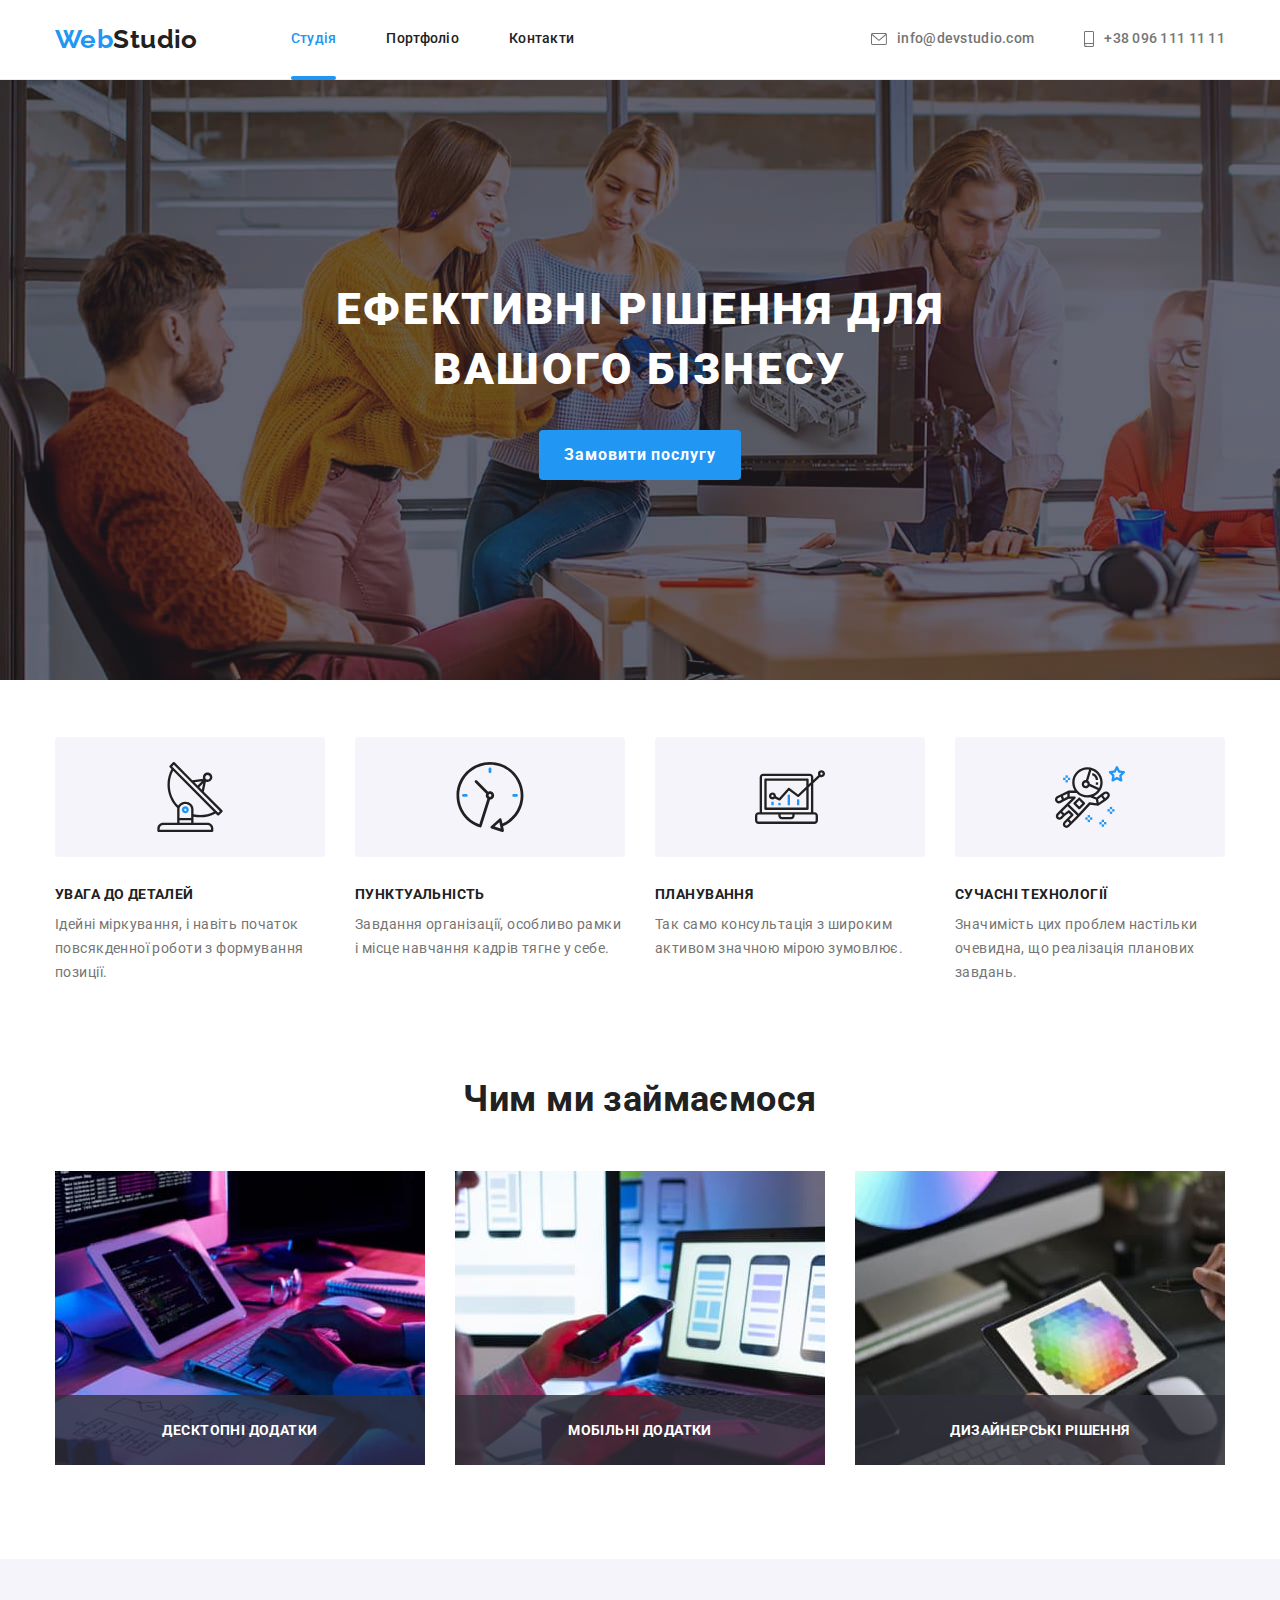
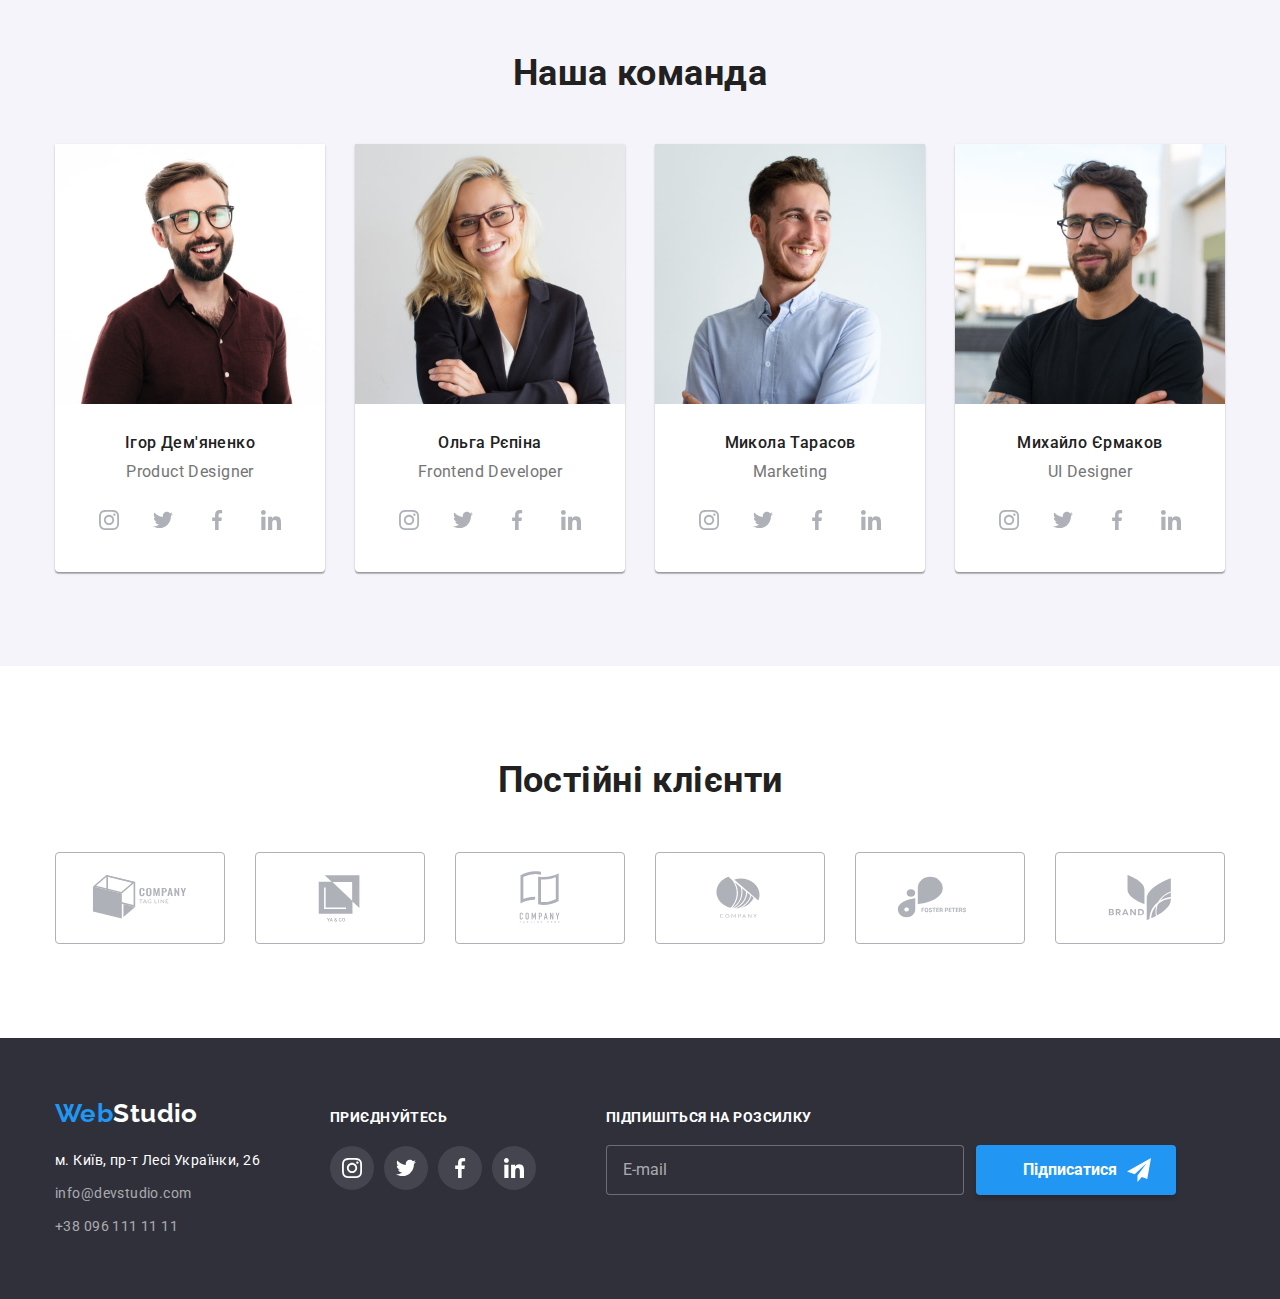
<file: index.html>
<!DOCTYPE html>
<html lang="uk">
  <head>
    <meta charset="UTF-8" />
    <meta http-equiv="X-UA-Compatible" content="IE=edge" />
    <meta name="viewport" content="width=device-width, initial-scale=1.0" />
    <title>Студія</title>
    <link rel="preconnect" href="https://fonts.googleapis.com" />
    <link rel="preconnect" href="https://fonts.gstatic.com" crossorigin />
    <link
      href="https://fonts.googleapis.com/css2?family=Raleway:wght@700&family=Roboto:wght@400;500;700;900&display=swap"
      rel="stylesheet"
    />
    <link
      rel="stylesheet"
      href="https://cdnjs.cloudflare.com/ajax/libs/modern-normalize/1.0.0/modern-normalize.min.css"
    />
    <link rel="stylesheet" href="./css/styles.css" />
  </head>
  <body>
    <!--header-->
    <header class="page-header header-portfolio">
      <div class="container">
        <a href="./index.html" class="header-logo-design logo-link"
          ><span class="web-customazation">Web</span>Studio</a
        >
        <nav>
          <ul class="header-list">
            <li class="header-item">
              <a href="./index.html" class="nav-link header-text current-link">Студія</a>
            </li>
            <li class="header-item">
              <a href="./portfolio.html" class="nav-link header-text">Портфоліо</a>
            </li>
            <li class="header-item">
              <a href="#" class="nav-link header-text">Контакти</a>
            </li>
          </ul>
        </nav>
        <ul class="header-contact-info">
          <li class="contact-icon">
            <a
              href="mailto:info@devstudio.com"
              class="mail-design header-text link-design"
            >
              <svg class="icon-image-nav" width="16" height="12">
                <use href="./img/icons.svg#icon-envelope"></use>
              </svg>
              info@devstudio.com</a
            >
          </li>
          <li class="contact-icon">
            <a href="tel:+380961111111" class="tel-design header-text link-design">
              <svg class="icon-image-nav" width="10" height="16">
                <use href="./img/icons.svg#icon-smartphone"></use>
              </svg>
              +38 096 111 11 11</a
            >
          </li>
        </ul>
      </div>
    </header>
    <main>
      <!--section heroe-->
      <section class="heroe-section-design">
        <div class="heroe-container container">
          <h1 class="heroe-title">Ефективні рішення для вашого бізнесу</h1>
          <button type="button" class="heroe-button-design" data-modal-open>
            Замовити послугу
          </button>
        </div>
      </section>
      <!--Чим ми займаємося-->
      <section class="our-activity">
        <div class="container">
          <h2 class="visual-hidden">Наші особливості</h2>
          <ul class="main-prop-list">
            <li class="main-prop-item">
              <div class="prop-icon">
                <svg class="icon-image" width="70" height="70">
                  <use href="./img/icons.svg#icon-antenna"></use>
                </svg>
              </div>
              <h3 class="main-prop-title">Увага до деталей</h3>
              <p class="main-prop-text">
                Ідейні міркування, і навіть початок повсякденної роботи з формування
                позиції.
              </p>
            </li>
            <li class="main-prop-item">
              <div class="prop-icon">
                <svg class="icon-image" width="70" height="70">
                  <use href="./img/icons.svg#icon-clock"></use>
                </svg>
              </div>
              <h3 class="main-prop-title">Пунктуальність</h3>
              <p class="main-prop-text">
                Завдання організації, особливо рамки і місце навчання кадрів тягне у себе.
              </p>
            </li>
            <li class="main-prop-item">
              <div class="prop-icon">
                <svg class="icon-image" width="70" height="70">
                  <use href="./img/icons.svg#icon-diagram"></use>
                </svg>
              </div>
              <h3 class="main-prop-title">Планування</h3>
              <p class="main-prop-text">
                Так само консультація з широким активом значною мірою зумовлює.
              </p>
            </li>
            <li class="main-prop-item">
              <div class="prop-icon">
                <svg class="icon-image" width="70" height="70">
                  <use href="./img/icons.svg#icon-astronaut"></use>
                </svg>
              </div>
              <h3 class="main-prop-title">Сучасні технології</h3>
              <p class="main-prop-text">
                Значимість цих проблем настільки очевидна, що реалізація планових завдань.
              </p>
            </li>
          </ul>
        </div>
      </section>
      <section class="about-our-activity">
        <div class="container">
          <h2 class="about-our-activity-title centered">Чим ми займаємося</h2>
          <ul class="activity-list">
            <li class="activity-item">
              <img
                src="./img/box1.jpg"
                alt="планшет і клавіатура"
                width="370"
                height="294"
              />
              <p class="activity-text">Десктопні додатки</p>
            </li>
            <li class="activity-item">
              <img src="./img/box2.jpg" alt="телефон в руках" width="370" height="294" />
              <p class="activity-text">Мобільні додатки</p>
            </li>
            <li class="activity-item">
              <img src="./img/box3.jpg" alt="кольорографіка" width="370" height="294" />
              <p class="activity-text">Дизайнерські рішення</p>
            </li>
          </ul>
        </div>
      </section>
      <!--Команда-->
      <section class="our-team-section">
        <div class="container team-section">
          <h2 class="our-team-title centered">Наша команда</h2>
          <ul class="our-team-list">
            <li class="our-team-item">
              <img src="./img/team1.jpg" alt="Ігор Дем'яненко" width="270" height="260" />
              <div class="team-border">
                <h3 class="team-name">Ігор Дем'яненко</h3>
                <p class="team-position">Product Designer</p>
                <ul class="team-soc-list">
                  <li class="team-soc-item">
                    <a href="" class="team-soc-link link">
                      <svg class="team-soc-icon" width="20" height="20">
                        <use href="./img/icons.svg#icon-instagram"></use>
                      </svg>
                    </a>
                  </li>
                  <li class="team-soc-item">
                    <a href="" class="team-soc-link link">
                      <svg class="team-soc-icon" width="20" height="20">
                        <use href="./img/icons.svg#icon-twitter"></use>
                      </svg>
                    </a>
                  </li>
                  <li class="team-soc-item">
                    <a href="" class="team-soc-link link">
                      <svg class="team-soc-icon" width="20" height="20">
                        <use href="./img/icons.svg#icon-facebook"></use>
                      </svg>
                    </a>
                  </li>
                  <li class="team-soc-item">
                    <a href="" class="team-soc-link link">
                      <svg class="team-soc-icon" width="20" height="20">
                        <use href="./img/icons.svg#icon-linkedin"></use>
                      </svg>
                    </a>
                  </li>
                </ul>
              </div>
            </li>
            <li class="our-team-item">
              <img src="./img/team2.jpg" alt="Ольга Рєпіна" width="270" height="260" />
              <div class="team-border">
                <h3 class="team-name">Ольга Рєпіна</h3>
                <p class="team-position">Frontend Developer</p>
                <ul class="team-soc-list">
                  <li class="team-soc-item">
                    <a href="" class="team-soc-link link">
                      <svg class="team-soc-icon" width="20" height="20">
                        <use href="./img/icons.svg#icon-instagram"></use>
                      </svg>
                    </a>
                  </li>
                  <li class="team-soc-item">
                    <a href="" class="team-soc-link link">
                      <svg class="team-soc-icon" width="20" height="20">
                        <use href="./img/icons.svg#icon-twitter"></use>
                      </svg>
                    </a>
                  </li>
                  <li class="team-soc-item">
                    <a href="" class="team-soc-link link">
                      <svg class="team-soc-icon" width="20" height="20">
                        <use href="./img/icons.svg#icon-facebook"></use>
                      </svg>
                    </a>
                  </li>
                  <li class="team-soc-item">
                    <a href="" class="team-soc-link link">
                      <svg class="team-soc-icon" width="20" height="20">
                        <use href="./img/icons.svg#icon-linkedin"></use>
                      </svg>
                    </a>
                  </li>
                </ul>
              </div>
            </li>
            <li class="our-team-item">
              <img src="./img/team3.jpg" alt="Микола Тарасов" width="270" height="260" />
              <div class="team-border">
                <h3 class="team-name">Микола Тарасов</h3>
                <p class="team-position">Marketing</p>
                <ul class="team-soc-list">
                  <li class="team-soc-item">
                    <a href="" class="team-soc-link link">
                      <svg class="team-soc-icon" width="20" height="20">
                        <use href="./img/icons.svg#icon-instagram"></use>
                      </svg>
                    </a>
                  </li>
                  <li class="team-soc-item">
                    <a href="" class="team-soc-link link">
                      <svg class="team-soc-icon" width="20" height="20">
                        <use href="./img/icons.svg#icon-twitter"></use>
                      </svg>
                    </a>
                  </li>
                  <li class="team-soc-item">
                    <a href="" class="team-soc-link link">
                      <svg class="team-soc-icon" width="20" height="20">
                        <use href="./img/icons.svg#icon-facebook"></use>
                      </svg>
                    </a>
                  </li>
                  <li class="team-soc-item">
                    <a href="" class="team-soc-link link">
                      <svg class="team-soc-icon" width="20" height="20">
                        <use href="./img/icons.svg#icon-linkedin"></use>
                      </svg>
                    </a>
                  </li>
                </ul>
              </div>
            </li>
            <li class="our-team-item">
              <img src="./img/team4.jpg" alt="Михайло Єрмаков" width="270" height="260" />
              <div class="team-border">
                <h3 class="team-name">Михайло Єрмаков</h3>
                <p class="team-position">UI Designer</p>
                <ul class="team-soc-list">
                  <li class="team-soc-item">
                    <a href="" class="team-soc-link link">
                      <svg class="team-soc-icon" width="20" height="20">
                        <use href="./img/icons.svg#icon-instagram"></use>
                      </svg>
                    </a>
                  </li>
                  <li class="team-soc-item">
                    <a href="" class="team-soc-link link">
                      <svg class="team-soc-icon" width="20" height="20">
                        <use href="./img/icons.svg#icon-twitter"></use>
                      </svg>
                    </a>
                  </li>
                  <li class="team-soc-item">
                    <a href="" class="team-soc-link link">
                      <svg class="team-soc-icon" width="20" height="20">
                        <use href="./img/icons.svg#icon-facebook"></use>
                      </svg>
                    </a>
                  </li>
                  <li class="team-soc-item">
                    <a href="" class="team-soc-link link">
                      <svg class="team-soc-icon" width="20" height="20">
                        <use href="./img/icons.svg#icon-linkedin"></use>
                      </svg>
                    </a>
                  </li>
                </ul>
              </div>
            </li>
          </ul>
        </div>
      </section>
      <!--Постійний клієнти-->
      <section class="our-clients clients-section">
        <div class="container">
          <h2 class="clients-title centered">Постійні клієнти</h2>
          <ul class="our-clients-list">
            <li class="our-clients-item">
              <a href="#" class="our-clients-link">
                <svg class="client-icon" width="106" height="60">
                  <use href="./img/icons.svg#icon-Logo"></use>
                </svg>
              </a>
            </li>
            <li class="our-clients-item">
              <a href="#" class="our-clients-link">
                <svg class="client-icon" width="106" height="60">
                  <use href="./img/icons.svg#icon-Logo1"></use>
                </svg>
              </a>
            </li>
            <li class="our-clients-item">
              <a href="#" class="our-clients-link">
                <svg class="client-icon" width="106" height="60">
                  <use href="./img/icons.svg#icon-Logo2"></use>
                </svg>
              </a>
            </li>
            <li class="our-clients-item">
              <a href="#" class="our-clients-link">
                <svg class="client-icon" width="106" height="60">
                  <use href="./img/icons.svg#icon-Logo3"></use>
                </svg>
              </a>
            </li>
            <li class="our-clients-item">
              <a href="#" class="our-clients-link">
                <svg class="client-icon" width="106" height="60">
                  <use href="./img/icons.svg#icon-Logo4"></use>
                </svg>
              </a>
            </li>
            <li class="our-clients-item">
              <a href="#" class="our-clients-link">
                <svg class="client-icon" width="106" height="60">
                  <use href="./img/icons.svg#icon-Logo5"></use>
                </svg>
              </a>
            </li>
          </ul>
        </div>
      </section>
    </main>
    <!--Футер-->
    <footer class="footer-design">
      <div class="container footer-section">
        <div class="footer-logo-nav">
          <a href="./index.html" class="footer-logo-design logo-link"
            ><span class="web-customazation">Web</span>Studio</a
          >
          <address class="footer-address-list">
            <ul class="address-position-list">
              <li class="address-position">
                <a
                  class="address-contact-info link-design"
                  href="https://goo.gl/maps/CPtrU1FHBa2aNyZL9"
                  target="_blank"
                  rel="noopener noreferrer"
                >
                  <span class="street-info">м. Київ, пр-т Лесі Українки, 26</span></a
                >
              </li>
              <li class="address-position">
                <a
                  href="mailto:info@devstudio.com"
                  class="footer-mail-design footer-link-design"
                  >info@devstudio.com</a
                >
              </li>
              <li class="address-position">
                <a href="tel:+380961111111" class="footer-tel-design footer-link-design"
                  >+38 096 111 11 11</a
                >
              </li>
            </ul>
          </address>
        </div>
        <div class="soc-net-section">
          <h2 class="comp-net-title">Приєднуйтесь</h2>
          <ul class="comp-net-list list">
            <li class="comp-net-item">
              <a href="#" class="comp-net-link link">
                <svg class="comp-net-icon" width="20" height="20">
                  <use href="./img/icons.svg#icon-instagram"></use></svg
              ></a>
            </li>
            <li>
              <a href="#" class="comp-net-link link">
                <svg class="comp-net-icon" width="20" height="20">
                  <use href="./img/icons.svg#icon-twitter"></use></svg
              ></a>
            </li>
            <li>
              <a href="#" class="comp-net-link link">
                <svg class="comp-net-icon" width="20" height="20">
                  <use href="./img/icons.svg#icon-facebook"></use></svg
              ></a>
            </li>
            <li>
              <a href="#" class="comp-net-link link">
                <svg class="comp-net-icon" width="20" height="20">
                  <use href="./img/icons.svg#icon-linkedin"></use></svg
              ></a>
            </li>
          </ul>
        </div>
        <div class="footer-subscr">
            <p class="subscr-text">Підпишіться на розсилку</p>
            <form>
              <div class="subscr-input-form">
              <input 
              type="mail" 
              name="user_email" 
              placeholder="E-mail" 
              class="subscr-form"/>
            <button type="submit" class="subscr-btn">Підписатися
            <svg class="subscr-icon" width="24" height="24">
              <use href="./img/icons.svg#icon-icon-send"></use>
            </svg>
          </button>
          </div>
        </form>
        </div>
      </div>
    </footer>
    <div class="backdrop is-hidden" data-modal>
      <div class="modal-window">
        <button type="button" class="modal-button" data-modal-close>
          <svg class="modal-icon" width="11" height="11">
            <use href="./img/icons.svg#icon-Vector"></use>
          </svg>
        </button>
        <p class="modal-title">Залиште свої дані, ми вам передзвонимо</p>
        <form class="modal-form">
          <div class="input-field">
          <label class="input-title">Ім'я</label>
          <div class="input-wrap">
            <input 
            type="text" 
            name="username" 
            class="input-form">
          <svg class="input-icon" width="18" height="18">
            <use href="./img/icons.svg#icon-person-black-18dp-1"></use>
          </svg>
          </div>
        </div>
        <div class="input-field">
          <label class="input-title">Телефон</label>
          <div class="input-wrap">
            <input
            minlength="10"
            maxlength="13" 
            type="tel" 
            name="user_phone" 
            class="input-form">
            <svg class="input-icon" width="18" height="18">
              <use href="./img/icons.svg#icon-phone-black-18dp-1"></use>
            </svg>
          </div>
        </div> 
        <div class="input-field">
          <label class="input-title">Пошта</label>
          <div class="input-wrap">
            <input 
            type="mail" 
            name="user_email" 
            class="input-form"
            required> 
            <svg class="input-icon" width="18" height="18">
              <use href="./img/icons.svg#icon-email-black-18dp-1"></use>
            </svg>
          </div>
        </div>
        <div class="input-field">
          <label class="input-title">Коментар</label>
          <div class="input-wrap">
            <textarea name="comment" 
            class="input-form-comment"
            placeholder="Введіть текст"></textarea>
          </div>
        </div>
        <div class="input-field">
          <input 
          type="checkbox" 
          name="agreement-conditions" 
          value="true" 
          class="input-check"
          id="agreement-conditions">
          <label for="agreement-conditions" class="checkbox-text">
            <span>
              <svg class="check-icon" width="11" height="8">
                <use href="./img/icons.svg#icon-Vector-2"></use>
              </svg>
            </span>
            Погоджуюся з розсилкою та приймаю <a href="#" target="_blank"
              rel="noopener noreferrer" class="agr-cond">Умови договору</a></label>
        </div>
          <button type="submit" class="form-btn">Відправити</button>
        </form>
      </div>
    </div>
    <script src="./js/modal.js"></script>
  </body>
</html>
</file>
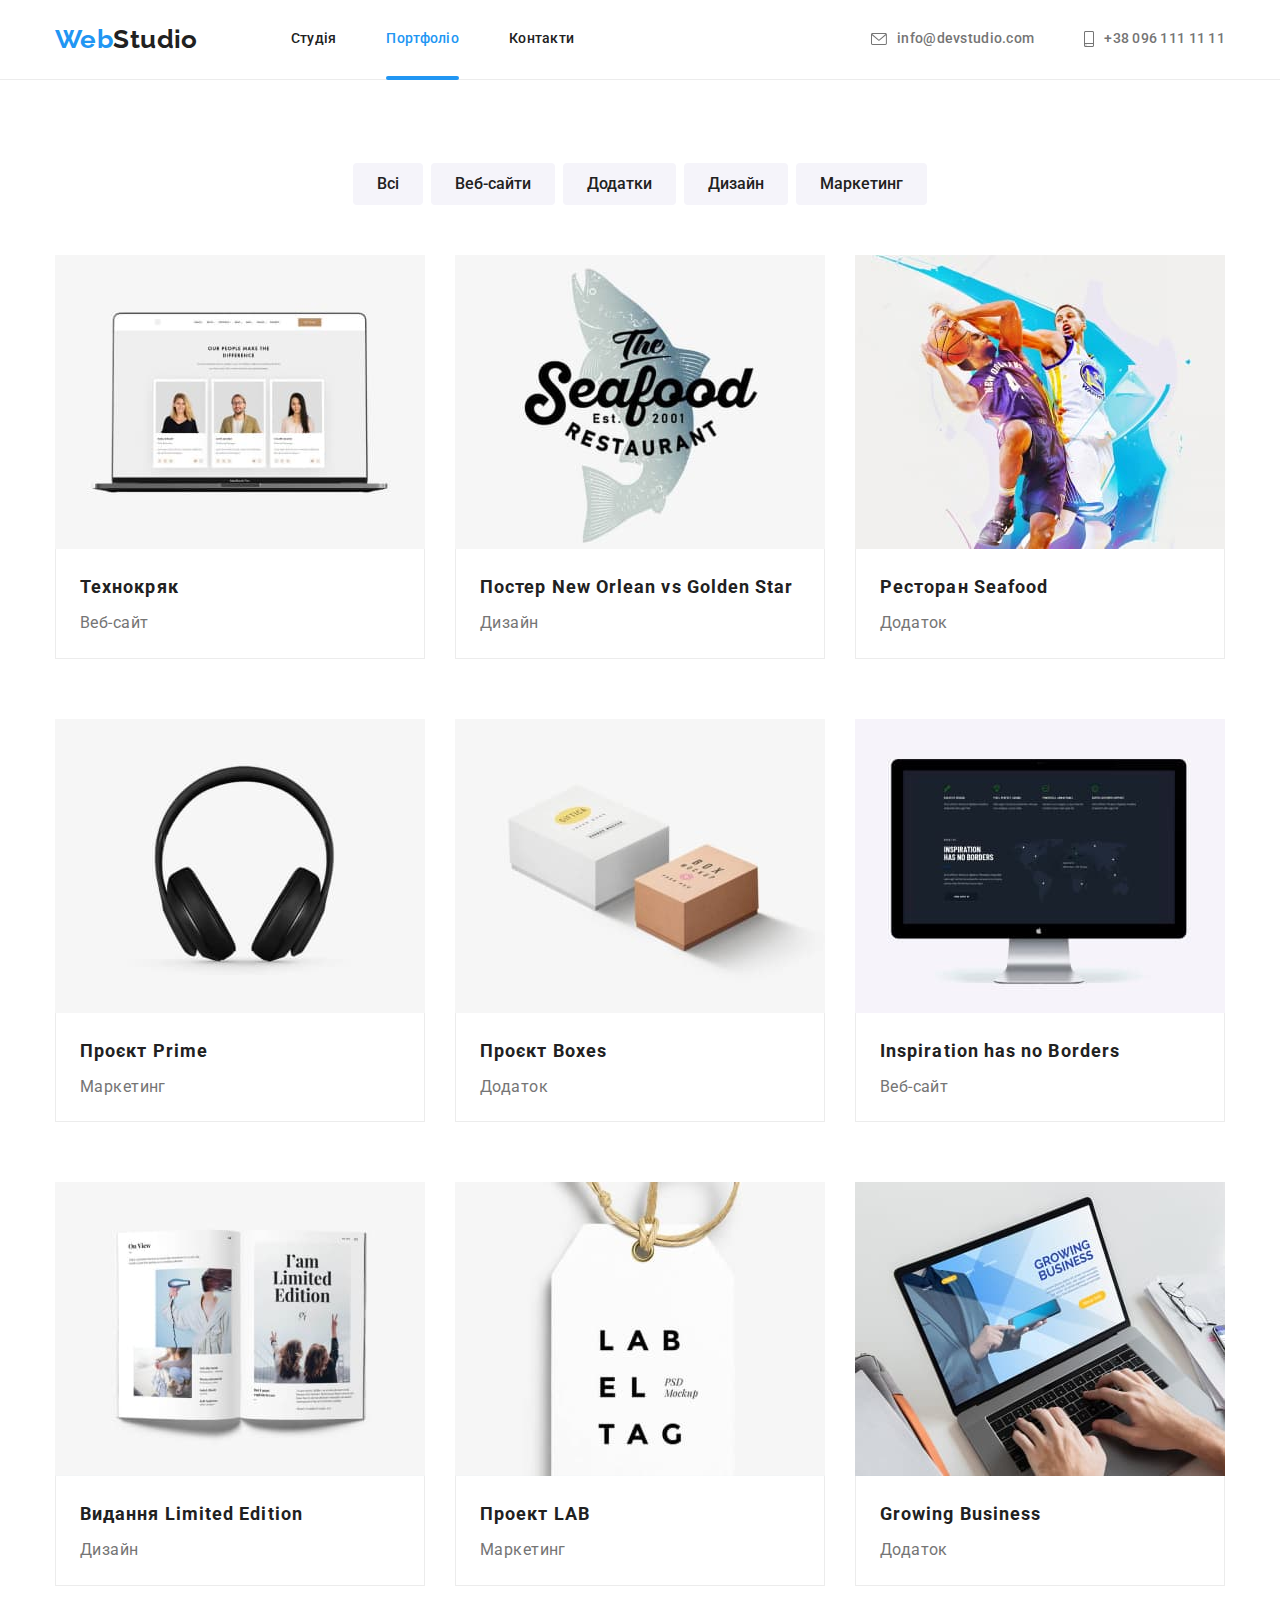
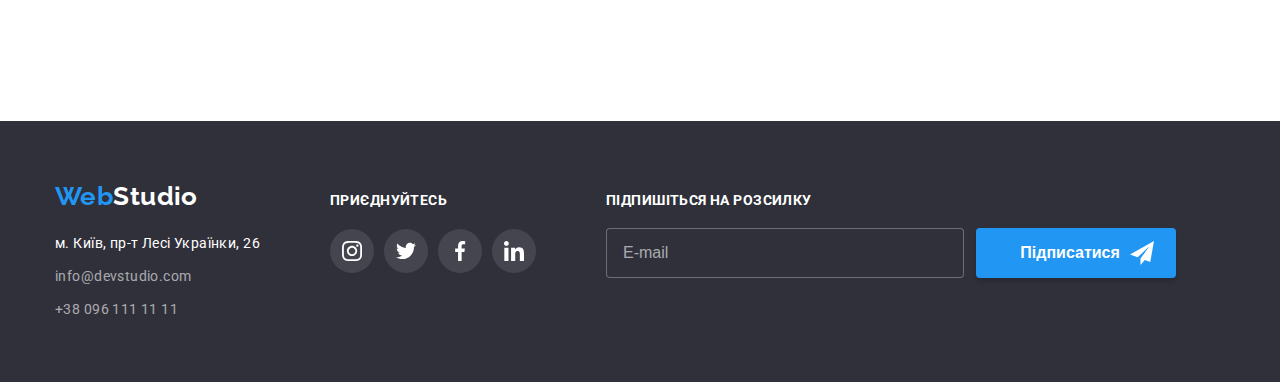
<file: portfolio.html>
<!DOCTYPE html>
<html lang="uk">
  <head>
    <meta charset="UTF-8" />
    <meta http-equiv="X-UA-Compatible" content="IE=edge" />
    <meta name="viewport" content="width=device-width, initial-scale=1.0" />
    <title>Портфоліо</title>
    <link rel="preconnect" href="https://fonts.googleapis.com" />
    <link rel="preconnect" href="https://fonts.gstatic.com" crossorigin />
    <link
      href="https://fonts.googleapis.com/css2?family=Raleway:wght@700&family=Roboto:wght@400;500;700;900&display=swap"
      rel="stylesheet"
    />
    <link rel="stylesheet" href="./css/styles.css" />
  </head>
  <body>
    <!--header-->
    <!--header-->
    <header class="page-header header-portfolio">
      <div class="container">
        <a href="./index.html" class="header-logo-design logo-link"
          ><span class="web-customazation">Web</span>Studio</a
        >
        <nav>
          <ul class="header-list">
            <li class="header-item">
              <a href="./index.html" class="nav-link header-text">Студія</a>
            </li>
            <li class="header-item">
              <a href="./portfolio.html" class="nav-link header-text current-link"
                >Портфоліо</a
              >
            </li>
            <li class="header-item">
              <a href="#" class="nav-link header-text">Контакти</a>
            </li>
          </ul>
        </nav>
        <ul class="header-contact-info">
          <li class="contact-icon">
            <a
              href="mailto:info@devstudio.com"
              class="mail-design header-text link-design"
            >
              <svg class="icon-image-nav" width="16" height="12">
                <use href="./img/icons.svg#icon-envelope"></use>
              </svg>
              info@devstudio.com</a
            >
          </li>
          <li class="contact-icon">
            <a href="tel:+380961111111" class="tel-design header-text link-design">
              <svg class="icon-image-nav" width="10" height="16">
                <use href="./img/icons.svg#icon-smartphone"></use>
              </svg>
              +38 096 111 11 11</a
            >
          </li>
        </ul>
      </div>
    </header>
    <main>
      <!--Фільтр робіт-->
      <section class="work-filtr">
        <div class="container">
          <!--Скритий заголовок-->
          <h1 class="work-filtr-title visual-hidden">Вибрати сферу робіт</h1>
          <ul class="work-filtr-list">
            <li class="work-filtr-item">
              <button type="button" class="btn-color btn-design">Всі</button>
            </li>
            <li class="work-filtr-item">
              <button type="button" class="btn-color btn-design">Веб-сайти</button>
            </li>
            <li class="work-filtr-item">
              <button type="button" class="btn-color btn-design">Додатки</button>
            </li>
            <li class="work-filtr-item">
              <button type="button" class="btn-color btn-design">Дизайн</button>
            </li>
            <li class="work-filtr-item">
              <button type="button" class="btn-color btn-design">Маркетинг</button>
            </li>
          </ul>
          <ul class="project-example-list">
            <li class="project-example-item">
              <a
                href="#"
                target="_blank"
                rel="noopener noreferrer"
                class="project-example-link"
              >
                <div class="card-wrap project-slider">
                  <img
                    class="work-image"
                    src="./img/img-5.jpg"
                    alt="Технокряк"
                    width="370"
                    height="294"
                  />
                  <p class="project-slider-text">
                    Ресурс пропонує комплексні пропозиції з різним рівнем функціоналу та
                    сервісів. Все це дозволить відвідувачу отримати вичерпні відомості про
                    компанію чи приватну особу.
                  </p>
                </div>
                <div class="text-border">
                  <h2 class="project-title">Технокряк</h2>
                  <p class="project-text">Веб-сайт</p>
                </div>
              </a>
            </li>
            <li class="project-example-item">
              <a
                href="#"
                target="_blank"
                rel="noopener noreferrer"
                class="project-example-link"
              >
                <div class="card-wrap project-slider">
                  <img
                    src="./img/img-6.jpg"
                    alt="Постер Нью-Орлеан"
                    width="370"
                    height="294"
                  />
                  <p class="project-slider-text">
                    Ресурс пропонує комплексні пропозиції з різним рівнем функціоналу та
                    сервісів. Все це дозволить відвідувачу отримати вичерпні відомості про
                    компанію чи приватну особу.
                  </p>
                </div>
                <div class="text-border">
                  <h2 class="project-title">Постер New Orlean vs Golden Star</h2>
                  <p class="project-text">Дизайн</p>
                </div>
              </a>
            </li>
            <li class="project-example-item">
              <a
                href="#"
                target="_blank"
                rel="noopener noreferrer"
                class="project-example-link"
              >
                <div class="card-wrap project-slider">
                  <img
                    src="./img/img-7.jpg"
                    alt="Ресторан рибний"
                    width="370"
                    height="294"
                  />
                  <p class="project-slider-text">
                    Ресурс пропонує комплексні пропозиції з різним рівнем функціоналу та
                    сервісів. Все це дозволить відвідувачу отримати вичерпні відомості про
                    компанію чи приватну особу.
                  </p>
                </div>
                <div class="text-border">
                  <h2 class="project-title">Ресторан Seafood</h2>
                  <p class="project-text">Додаток</p>
                </div>
              </a>
            </li>
            <li class="project-example-item">
              <a
                href="#"
                target="_blank"
                rel="noopener noreferrer"
                class="project-example-link"
              >
                <div class="card-wrap project-slider">
                  <img
                    src="./img/img-8.jpg"
                    alt="Проєкт прайм"
                    width="370"
                    height="294"
                  />
                  <p class="project-slider-text">
                    Ресурс пропонує комплексні пропозиції з різним рівнем функціоналу та
                    сервісів. Все це дозволить відвідувачу отримати вичерпні відомості про
                    компанію чи приватну особу.
                  </p>
                </div>
                <div class="text-border">
                  <h2 class="project-title">Проєкт Prime</h2>
                  <p class="project-text">Маркетинг</p>
                </div>
              </a>
            </li>
            <li class="project-example-item">
              <a
                href="#"
                target="_blank"
                rel="noopener noreferrer"
                class="project-example-link"
              >
                <div class="card-wrap project-slider">
                  <img
                    src="./img/img-9.jpg"
                    alt="Проєкт боксес"
                    width="370"
                    height="294"
                  />
                  <p class="project-slider-text">
                    Ресурс пропонує комплексні пропозиції з різним рівнем функціоналу та
                    сервісів. Все це дозволить відвідувачу отримати вичерпні відомості про
                    компанію чи приватну особу.
                  </p>
                </div>
                <div class="text-border">
                  <h2 class="project-title">Проєкт Boxes</h2>
                  <p class="project-text">Додаток</p>
                </div>
              </a>
            </li>
            <li class="project-example-item">
              <a
                href="#"
                target="_blank"
                rel="noopener noreferrer"
                class="project-example-link"
              >
                <div class="card-wrap project-slider">
                  <img
                    src="./img/img-10.jpg"
                    alt="у натхнення немає меж"
                    width="370"
                    height="294"
                  />
                  <p class="project-slider-text">
                    Ресурс пропонує комплексні пропозиції з різним рівнем функціоналу та
                    сервісів. Все це дозволить відвідувачу отримати вичерпні відомості про
                    компанію чи приватну особу.
                  </p>
                </div>
                <div class="text-border">
                  <h2 class="project-title">Inspiration has no Borders</h2>
                  <p class="project-text">Веб-сайт</p>
                </div>
              </a>
            </li>
            <li class="project-example-item">
              <a
                href="#"
                target="_blank"
                rel="noopener noreferrer"
                class="project-example-link"
              >
                <div class="card-wrap project-slider">
                  <img
                    src="./img/img-11.jpg"
                    alt="Видання лімітед едішн"
                    width="370"
                    height="294"
                  />
                  <p class="project-slider-text">
                    Ресурс пропонує комплексні пропозиції з різним рівнем функціоналу та
                    сервісів. Все це дозволить відвідувачу отримати вичерпні відомості про
                    компанію чи приватну особу.
                  </p>
                </div>
                <div class="text-border">
                  <h2 class="project-title">Видання Limited Edition</h2>
                  <p class="project-text">Дизайн</p>
                </div>
              </a>
            </li>
            <li class="project-example-item">
              <a
                href="#"
                target="_blank"
                rel="noopener noreferrer"
                class="project-example-link"
              >
                <div class="card-wrap project-slider">
                  <img src="./img/img-12.jpg" alt="Проект ЛАБ" width="370" height="294" />
                  <p class="project-slider-text">
                    Ресурс пропонує комплексні пропозиції з різним рівнем функціоналу та
                    сервісів. Все це дозволить відвідувачу отримати вичерпні відомості про
                    компанію чи приватну особу.
                  </p>
                </div>
                <div class="text-border">
                  <h2 class="project-title">Проект LAB</h2>
                  <p class="project-text">Маркетинг</p>
                </div>
              </a>
            </li>
            <li class="project-example-item">
              <a
                href="#"
                target="_blank"
                rel="noopener noreferrer"
                class="project-example-link"
              >
                <div class="card-wrap project-slider">
                  <img
                    src="./img/img-13.jpg"
                    alt="Зростаючий бізнес"
                    width="370"
                    height="294"
                  />
                  <p class="project-slider-text">
                    Ресурс пропонує комплексні пропозиції з різним рівнем функціоналу та
                    сервісів. Все це дозволить відвідувачу отримати вичерпні відомості про
                    компанію чи приватну особу.
                  </p>
                </div>
                <div class="text-border">
                  <h2 class="project-title">Growing Business</h2>
                  <p class="project-text">Додаток</p>
                </div>
              </a>
            </li>
          </ul>
        </div>
      </section>
    </main>
    <!--Футер-->
    <footer class="footer-design">
      <div class="container footer-section">
        <div class="footer-logo-nav">
          <a href="./index.html" class="footer-logo-design logo-link"
            ><span class="web-customazation">Web</span>Studio</a
          >
          <address class="footer-address-list">
            <ul class="address-position-list">
              <li class="address-position">
                <a
                  class="address-contact-info link-design"
                  href="https://goo.gl/maps/CPtrU1FHBa2aNyZL9"
                  target="_blank"
                  rel="noopener noreferrer"
                >
                  <span class="street-info">м. Київ, пр-т Лесі Українки, 26</span></a
                >
              </li>
              <li class="address-position">
                <a
                  href="mailto:info@devstudio.com"
                  class="footer-mail-design footer-link-design"
                  >info@devstudio.com</a
                >
              </li>
              <li class="address-position">
                <a href="tel:+380961111111" class="footer-tel-design footer-link-design"
                  >+38 096 111 11 11</a
                >
              </li>
            </ul>
          </address>
        </div>
        <div class="soc-net-section">
          <h2 class="comp-net-title">Приєднуйтесь</h2>
          <ul class="comp-net-list list">
            <li class="comp-net-item">
              <a href="#" class="comp-net-link link">
                <svg class="comp-net-icon" width="20" height="20">
                  <use href="./img/icons.svg#icon-instagram"></use></svg
              ></a>
            </li>
            <li>
              <a href="#" class="comp-net-link link">
                <svg class="comp-net-icon" width="20" height="20">
                  <use href="./img/icons.svg#icon-twitter"></use></svg
              ></a>
            </li>
            <li>
              <a href="#" class="comp-net-link link">
                <svg class="comp-net-icon" width="20" height="20">
                  <use href="./img/icons.svg#icon-facebook"></use></svg
              ></a>
            </li>
            <li>
              <a href="#" class="comp-net-link link">
                <svg class="comp-net-icon" width="20" height="20">
                  <use href="./img/icons.svg#icon-linkedin"></use></svg
              ></a>
            </li>
          </ul>
        </div>
        <div class="footer-subscr">
          <p class="subscr-text">
            Підпишіться на розсилку</p>
            <form>
            <div class="subscr-input-form">
            <input 
            type="mail" 
            name="user_email" 
            placeholder="E-mail" 
            class="subscr-form"/>
          <button type="submit" class="subscr-btn">Підписатися
          <svg class="subscr-icon" width="24" height="24">
            <use href="./img/icons.svg#icon-icon-send"></use>
          </svg>
        </button>
        </div>
        </form>
      </div>
    </div>
    </footer>
  </body>
</html>
</file>
<file: css/styles.css>
/* оформлення головної сторінки */

/* Header navigation design */
:root {
  --color-one--: #ffffff;
  --color-two--: #2196f3;
  --color-three--: #212121;
  --color-four--: #757575;
  --color-five--: #f5f4fa;
}

html {
  box-sizing: border-box;
}
*,
*::after,
*::before {
  box-sizing: border-box;
}

body {
  font-family: "Roboto", sans-serif;
  font-size: 14px;
  letter-spacing: 0.03em;
  color: var(--color-three--);
  background-color: var(--color-one--);
  margin: 0;
}
ul {
  list-style: none;
  padding: 0;
  margin: 0;
}

.logo-link {
  text-decoration: none;
}

img {
  display: block;
  max-width: 100%;
  height: auto;
}

/*------------------------ HEADER DESIGN--------------------*/
.container {
  width: 1200px;
  margin-right: auto;
  margin-left: auto;
  padding-left: 15px;
  padding-right: 15px;
}
.page-header {
  height: 80px;
  border-bottom: 1px solid #ececec;
  padding-top: 24px;
  padding-bottom: 24px;
}

.header-text {
  font-weight: 500;
  font-size: 14px;
  line-height: 1.14;
  letter-spacing: 0.02em;
}
.footer-logo-design,
.web-customazation {
  font-family: Raleway, sans-serif;
  font-weight: 700;
  font-size: 26px;
  line-height: 1.19;
  color: var(--color-one--);
}

.header-logo-design {
  font-family: "Raleway", sans-serif;
  font-weight: 700;
  font-size: 26px;
  line-height: 1.19;
  color: var(--color-three--);
  margin-right: 93px;
  align-items: center;
}
.header-list {
  display: flex;
  align-items: center;
}

.header-item:not(:last-child) {
  margin-right: 50px;
}
.page-header .container {
  display: flex;
  align-items: center;
}

.portfolio-contact-info,
.header-contact-info {
  margin-left: auto;
}
.page-header .portfolio-contact-info {
  display: flex;
  column-gap: 30px;
}
.page-header .header-contact-info {
  display: flex;
  column-gap: 50px;
}
.contact-icon {
  display: flex;
  background-color:transparent;
  align-items: center;
  justify-items: center;
  fill:var(--color-four--);

}

.icon-image-nav{
  margin-right: 10px;
}

.contact-icon:hover, 
.contact-icon:focus {
  background-color: var(--color-one--);
  fill: var(--color-two--);
}

.mail-design,
.tel-design {
  display: flex;
  align-items: center;
}

/*-------------------------links design--------------------------------*/

.link-design {
  color: var(--color-three--);
  text-decoration: none;
  transition: background-color 250ms cubic-bezier(0.4, 0, 0.2, 1);
}
.nav-link {
 color: var(--color-three--);
 display: block;
  text-decoration: none;
  position: relative; 

  transition: background-color 250ms cubic-bezier(0.4, 0, 0.2, 1);
}

.nav-link.current-link::after {
  content: '';
  display: block;
  width: 100%;
  height: 4px;
  border-radius: 2px;
  background-color: var(--color-two--);
  position: absolute;
  left: 0;
  bottom: -33px;
}

.nav-link:hover,
.nav-link:focus,
.web-customazation,
.link-design:hover,
.link-design:focus,
.mail-design:hover,
.mail-design:focus,
.tel-design:hover,
.tel-design:focus {
  color: var(--color-two--);
}
.mail-design,
.tel-design {
  color: var(--color-four--);
}
.section {
  display: block;
}

.centered {
  text-align: center;
}

/*------------------------ HEROE SECTION DESIGN--------------------*/

.heroe-title {
  font-weight: 900;
  font-size: 44px;
  line-height: 1.36;
  letter-spacing: 0.06em;
  text-transform: uppercase;
  color: var(--color-one--);
  max-width: 696px;
  display: inline-block;
  margin: 0;
}

.heroe-section-design {
  height: 600px;
  background-image:linear-gradient(
  rgba(47, 48, 58, 0.4), 
  rgba(47, 48, 58, 0.4)), 
  url(../img/hero-bg.jpg);
  background-color: #C4C4C4;
  padding: 200px 0px;
  text-align: center;
  margin-left: auto;
  margin-right: auto;
}
.heroe-container {
  width: 696px;
}

.heroe-button-design {
  font-family: inherit;
  font-weight: 700;
  font-size: 16px;
  line-height: 1.87;
  letter-spacing: 0.06em;
  color: var(--color-one--);
  background-color: var(--color-two--);
  cursor: pointer;
  border-radius: 4px;
  border: transparent;
  padding: 10px 25px;
  display: inline-block;
  text-align: center;
  margin-top: 30px;
  transition: background-color 250ms cubic-bezier(0.4, 0, 0.2, 1);
}

.heroe-button-design:hover,
.heroe-button-design:focus {
  background-color: #188ce8;
  box-shadow: 0px 4px 4px rgba(0, 0, 0, 0.25));
}

/*------------------------ЧИМ МИ ЗАЙМАЄМОСЯ--------------------*/
.visual-hidden {
  position: absolute;
  white-space: nowrap;
  width: 1px;
  height: 1px;
  overflow: hidden;
  border: 0;
  padding: 0;
  clip: rect(0 0 0 0);
  clip-path: inset(50%);
  margin: -1px;
}
.our-activity {
  padding-top: 57px;
  padding-bottom: 94px;
}

h3.main-prop-title {
  margin-top: 0;
}

.main-prop-list {
  display: flex;
  column-gap: 30px;
}
.main-prop-list .main-prop-item {
  width: calc((100% - 90px) / 4);
  justify-content: center;
}
.main-prop-title {
  font-weight: 700;
  font-size: 14px;
  line-height: 1.14;
  text-transform: uppercase;
  margin-bottom: 10px;
}
.main-prop-text {
  font-weight: 400;
  font-size: 14px;
  line-height: 1.71;
  color: var(--color-four--);
  margin-bottom: 0;
  margin-top: 0;
}

.prop-icon {
  margin-bottom: 30px;
  background-color:#F5F4FA; 
  border-radius: 4px;
  display: flex;
  margin-left: auto;
  margin-right: auto;
  justify-content: center;
  align-items: center;
  width: 270px;
  height: 120px;
}


/*------------------------ ABOUT OUR ACTIVITY--------------------*/

.about-our-activity {
  padding-bottom: 94px;
}

.about-our-activity-title {
  font-family: inherit;
  font-weight: 700;
  font-size: 36px;
  line-height: 1.16;
  margin-top: 0;
  margin-bottom: 50px;
}

.activity-list {
  display: flex;
  column-gap: 30px;
  flex-direction: row;
}

.activity-text {
  display: flex;
  font-family: inherit;
  font-size: 14px;
  font-weight: 700;
  text-transform: uppercase;
  line-height: 1.17;
  color: var(--color-one--);
  background-color: rgba(47, 48, 58, 0.8);
  height: 70px;
  width: 100%;
  margin: 0;
  padding-top: 27px;
  padding-bottom: 27px; 
  justify-content: center;

  position: absolute;
  bottom: 0;
  right: 0;
}

.activity-item {
  width: calc((100% - 60px) / 3);
  position: relative;
}

/*------------------------ OUR TEAM--------------------*/
.our-team-section {
  background-color: var(--color-five--);
  padding-bottom: 94px;
  padding-top: 94px;
}
.our-team-list {
  display: flex;
  column-gap: 30px;
}
.our-team-item {
  background-color: white;
  width: calc((100% - 90px) / 4);
  border-bottom-left-radius: 4px;
  border-bottom-right-radius: 4px;
  box-shadow: 0px 1px 3px rgba(0, 0, 0, 0.12), 0px 1px 1px rgba(0, 0, 0, 0.14),
    0px 2px 1px rgba(0, 0, 0, 0.2);
}

.team-soc-list {
display: flex;
justify-content: center;
gap: 10px;
}

.team-soc-icon {
  fill:#AFB1B8;
  transition: fill 250ms cubic-bezier(0.4, 0, 0.2, 1);
}

.team-soc-link {
  width: 44px;
  height: 44px;
  border-radius: 50%;
  background-color: transparent;
  display: flex;
  align-items: center;
  justify-content: center;
  transition: background-color 250ms cubic-bezier(0.4, 0, 0.2, 1),
  fill 250ms cubic-bezier(0.4, 0, 0.2, 1);
}

.team-soc-link:hover,
.team-soc-link:focus {
  background-color: var(--color-two--);
}
.team-soc-link:hover .team-soc-icon, 
.team-soc-link:focus .team-soc-icon {
  fill: #ffffff;
}

.team-border {
  padding-bottom: 30px;
  padding-top: 30px;
}

.our-team-title {
  font-weight: 700;
  font-size: 36px;
  line-height: 1.16;
  margin-top: 0;
  margin-bottom: 50px;
}
.team-name {
  font-weight: 500;
  font-size: 16px;
  line-height: 1.18;
  margin-bottom: 10px;
  margin-top: 0;
  text-align: center;

}
.team-position {
  font-size: 16px;
  line-height: 1.18;
  color: var(--color-four--);
  margin: 0;
  text-align: center;
  margin-bottom: 16px;
}

/*------------------------ Наші клієнти--------------------*/

.clients-section {
  padding-top: 94px;
  padding-bottom: 94px;  
}

.clients-title {
  font-family: inherit;
  font-weight: 700;
  font-size: 36px;
  line-height: 1.16;
  margin-top: 0;
  margin-bottom: 50px;
}

.our-clients-list {
  display: flex;
  column-gap: 30px;
}

.our-clients-item{
  width: 170px;
  
}
.our-clients-link {
 display: flex;
 border: 1px solid #AFB1B8; 
 border-radius: 4px;
 width: 100%;
 height: 92px;
 justify-content: center;
 align-items: center;
 fill: #AFB1B8;
 transition: background-color 250ms cubic-bezier(0.4, 0, 0.2, 1),
 fill 250ms cubic-bezier(0.4, 0, 0.2, 1), border 250ms cubic-bezier(0.4, 0, 0.2, 1); 
}

.our-clients-link:hover,
.our-clients-link:focus{
  fill: var(--color-two--);
  border: 1px solid var(--color-two--);
}



/*------------------------ FOOTER--------------------*/
.footer-design {
  background-color: #2f303a;
  padding-top: 60px;
  padding-bottom: 60px;
}
.footer-section{
  display: flex;
  align-items: baseline;
  gap: 70px;
}

.address-position:not(:last-child) {
  margin-top: 0px;
  margin-bottom: 9px;
}

.footer-address-list{
  margin-top: 20px;
}

.address-contact-info {
  font-family: inherit;
  font-size: 14px;
  line-height: 1.71;
  display: inline-block;
}
.street-info {
  color: var(--color-one--);
  font-style: normal;
  transition: color 250ms cubic-bezier(0.4, 0, 0.2, 1);
}
.footer-mail-design,
.footer-tel-design {
  font-family: inherit;
  font-style: normal;
  font-size: 14px;
  line-height: 1.71;
  color: rgba(255, 255, 255, 0.6);
  transition: color 250ms cubic-bezier(0.4, 0, 0.2, 1);
}

.footer-link-design {
  text-decoration: none;
}
.footer-mail-design:hover,
.footer-mail-design:focus,
.footer-tel-design:hover,
.footer-tel-design:focus,
.street-info:hover,
.street-info:focus {
  color: var(--color-two--);
}

.comp-net-title {
  font-family: inherit;
  font-weight: 700;
  font-size: 14px;
  line-height: 1.14;
  color: var(--color-one--);
  text-transform: uppercase;
  justify-content: center;
  margin-top: 0;
  margin-bottom: 0;
}
.soc-net-section{
width: 206px;
}

.comp-net-list{
  display: flex;
  justify-content: center;
  column-gap: 10px;
  margin-top: 20px;
}

.comp-net-icon {
  fill: var(--color-one--);
}

.comp-net-link {
  width: 44px;
  height: 44px;
  border-radius: 50%;
  background-color:rgba(255, 255, 255, 0.1);
  display: flex;
  align-items: center;
  justify-content: center;
  transition: background-color 250ms cubic-bezier(0.4, 0, 0.2, 1),
  fill 250ms cubic-bezier(0.4, 0, 0.2, 1);
}

.comp-net-link:hover,
.comp-net-link:focus {
  background-color: var(--color-two--);
}
.comp-net-link:hover .comp-net-icon, 
.comp-net-link:focus .comp-net-icon {
  fill: #ffffff;
}

.subscr-input-form {
  display: flex; 
  width: 570px;
  margin-top: 20px;
}

.subscr-text {
  font-size: 14px;
  font-weight: 700;
  color: var(--color-one--);
  margin-top: 0;
  margin-bottom: 0px;
  text-transform: uppercase;
}

.subscr-form {
  display: block;
  width: 358px;
  height: 50px;
  color: var(--color-one--);
  background-color:#2F303A;
  border: 1px solid rgba(255, 255, 255, 0.3);
  border-radius: 4px;
  margin-right: 12px;
  padding-left: 16px;
  padding-top: 15px;
  padding-bottom: 15px;
}

.subscr-form:focus {
  border: 1px solid var(--color-two--);
  outline: transparent;
}

.subscr-icon {
  margin-left: 10px;
}

.subscr-form::placeholder {
  font-size: 16px;
  color: rgba(255, 255, 255, 0.6);
}

.subscr-btn {
  display: flex; 
  width: 200px;
  height: 50px;
  background-color: var(--color-two--);
  color: var(--color-one--);
  fill: currentColor;
  font-size: 16px;
  font-weight: 700;
  border-radius: 4px;
  box-shadow: 0px 4px 4px rgba(0, 0, 0, 0.15);
  border-color: transparent;
  align-items: center;
  justify-content: center;
  padding-left: 28px;
  cursor: pointer;
}

/*------------------------ BACKDROP DESIGN--------------------*/
.backdrop {
width: 100%;
height: 100%;
top: 0;
background-color: rgba(0, 0, 0, 0.2);
position: fixed;

transition: opacity 500ms cubic-bezier(0.25, 0.46, 0.45, 0.94), visibility 500ms;
}

/*------------------------ PORTFOLIO PAGE DESIGN--------------------*/
.current-link {
  color: var(--color-two--);
}

/*-------------------BUTTONS----------------------*/
.btn-design {
  font-family: inherit;
  font-size: 16px;
  line-height: 1.62;
  font-weight: 500;
  background: var(--color-five--);
  color: var(--color-three--)
  cursor: pointer;
  border-radius: 4px;
  border-color: transparent;
  padding: 6px 22px;
  display: inline-block;
  text-align: center;
  shadow: 0px 4px 4px rgba(0, 0, 0, 0.25);
  transition: color 250ms cubic-bezier(0.4, 0, 0.2, 1),
  background-color 250ms cubic-bezier(0.4, 0, 0.2, 1),
  box-shadow 250ms cubic-bezier(0.4, 0, 0.2, 1),
  border-radius 250ms cubic-bezier(0.4, 0, 0.2, 1);
}

  .btn-design:hover,
  .btn-design:focus {
  color: var(--color-one--);
  background-color: var(--color-two--);
  box-shadow: 0px 3px 1px rgba(0, 0, 0, 0.1), 0px 1px 2px rgba(0, 0, 0, 0.08), 0px 2px 2px rgba(0, 0, 0, 0.12);
border-radius: 4px;
}
/*------------------------ PROJECTS EXAMPLES--------------------*/
.work-filtr {
  padding-top: 83px;
  padding-bottom: 105px;
}

.work-filtr-list {
  display: flex;
  justify-content: center;
  margin-bottom: 50px;
  column-gap: 8px;
}
.project-example-list {
  display: flex;
  flex-wrap: wrap;
  gap: 30px;
}
.project-example-link{
  display: block;
}

.project-example-item {
  width: calc((100% - 60px) / 3);
  margin-bottom: 30px;
}

.project-example-link:hover .project-slider-text, 
.project-example-link:focus .project-slider-text {
transform: translateY(0);
}
.project-slider {
  position: relative;
  overflow: hidden;
}
.project-slider-text {
  font-family: inherit;
  position: absolute;
  display: block;
  top: 0;
  left: 0;
  font-size: 18px;
  font-weight: 400;
  line-height: 1.55;
  background-color:var(--color-two--) ;
  color:var(--color-one--);
  margin: 0;
  height: 100%;
  padding: 63px 24px;

  transform: translateY(100%);
  transition: transform 300ms cubic-bezier(0.4, 0, 0.2, 1);

}

.project-example-item:hover,
.project-example-item:focus 
.project-slider-text {
  box-shadow: 0px 1px 1px rgba(0, 0, 0, 0.12), 
0px 4px 4px rgba(0, 0, 0, 0.06), 
1px 4px 6px rgba(0, 0, 0, 0.16);
}

.text-border {
  border-right: 1px solid #ececec;
  border-left: 1px solid #ececec;
  border-bottom: 1px solid #ececec;
  padding: 20px 24px;
}

.project-text {
  font-size: 16px;
  line-height: 1.8;
  color: var(--color-four--);
  margin-top: 0;
  margin-bottom: 0;
}
.project-title {
  font-weight: 700;
  font-size: 18px;
  line-height: 2;
  letter-spacing: 0.06em;
  color: var(--color-three--);
  margin-bottom: 4px;
  margin-top: 0;
}

a {
  text-decoration: none;
}

/*------------------------ MODAL WINDOW--------------------*/
.modal-window {
width: 528px;
background-color: var(--color-one--);
border-radius: 4px;
position: absolute;
top: 50%;
left: 50%;
transform: translate(-50%, -50%) scale(1) rotate(0);
transition: transform 400ms linear, height 500ms linear;
padding: 40px;
}

.backdrop.is-hidden .modal-window {
  transform: translate(-50%,-50%) scale(0) rotate(-180deg);
  transition: transform 400ms linear;
}

.modal-button {
  display: flex;
  align-items: center;
  justify-content: center;
  position: absolute;
  top: 8px;
  right: 8px;
  height: 30px;
  width: 30px;
  border-radius: 50%;
  background-color: var(--color-one--);
  border: 1px solid rgba(0, 0, 0, 0.1);
  box-shadow: 0px 1px 3px rgba(0, 0, 0, 0.12), 0px 1px 1px rgba(0, 0, 0, 0.14), 0px 2px 1px rgba(0, 0, 0, 0.2);

}

.modal-icon {
 transition: fill 250ms cubic-bezier(0.4, 0, 0.2, 1);
}

.modal-button:hover,
.modal-button:focus {
  fill: var(--color-two--);
}

.is-hidden {
  opacity: 0;
  visibility: hidden;
  pointer-events: none;
}

.modal-title{
  font-size: 20px;
  color: var(--color-three--);
  display: block;
  text-align: center;
  margin-bottom: 12px;
  margin-top: 0;
}
.input-form{
  display: block;
  width: 100%;
  height: 40px;
  border-radius: 4px;
  border: 1px solid rgba(33, 33, 33, 0.2);
  font-size: 12px;
  padding-left: 42px;
  transition: border 250ms cubic-bezier(0.4, 0, 0.2, 1),
}
.input-title{
  display: block;
  font-size: 12px;
  color: var(--color-four--);
  margin-bottom: 4px;
}
.input-form-comment{
  display: block;
  font-size: 12px;
  color: var(--color-four--);
  height: 120px; 
  width: 100%;
  border-radius: 4px;
  border: 1px solid rgba(33, 33, 33, 0.2);
  margin-bottom: 20px;
  padding: 12px 16px;
  transition: border 250ms cubic-bezier(0.4, 0, 0.2, 1);
}


.input-form:focus {
  border: 1px solid var(--color-two--);
  outline: transparent;
}

.input-form:focus + .input-icon {
  fill: var(--color-two--);
}

.input-form-comment:focus {
  border: 1px solid var(--color-two--); 
  outline: transparent;
}

.input-form-comment::placeholder {
  display: block;
  font-size: 12px;
  color: rgba(117, 117, 117, 0.5);
}

.form-btn{
  display: flex;
  color: var(--color-one--);
  font-size: 16px;
  background-color: var(--color-two--);
  letter-spacing: 0.06em;
  align-items: center;
  justify-content: center;
  border-color: transparent;
  border-radius: 4px;
  box-shadow: 0px 4px 4px rgba(0, 0, 0, 0.25);
  width: 200px;
  height: 50px;
  margin-left: auto;
  margin-right: auto;
  cursor: pointer;
  transition: background-color 250ms cubic-bezier(0.4, 0, 0.2, 1),
  box-shadow 250ms cubic-bezier(0.4, 0, 0.2, 1),
  border-radius 250ms cubic-bezier(0.4, 0, 0.2, 1);
}

.form-btn:hover,
.form-btn:focus{
  background-color:#188CE8;
  box-shadow: 0px 4px 4px rgba(0, 0, 0, 0.15);
}

.input-field:not(:last-of-type){
  margin-bottom: 10px;
  position: relative;
}

.input-field:last-of-type {
  margin-bottom: 30px;
}

.input-wrap{
  position: relative;
}

.input-icon{
  position: absolute;
  left: 12px;
  top: 50%;
  transform: translateY(-50%);
  transition: fill 250ms cubic-bezier(0.4, 0, 0.2, 1);
}

.checkbox-text{
  font-size: 14px;
  color:var(--color-four--);
  display: flex;
}

.checkbox-text span {
  width: 16px;
  height: 15px;
  border: 2px solid var(--color-three--);
  border-radius: 3px;
  margin-right: 7px;
  display: flex;
  align-items: center;
  justify-content: center;
  transition: background-color 250ms cubic-bezier(0.4, 0, 0.2, 1);
}

.checkbox-text .agr-cond {
  text-decoration: underline;
  color: var(--color-two--);
  display: flex;
  padding-left: 2px;
}

.agr-cond:visited {
  color: var(--color-two--);
}
.input-check {
  -webkit-appearance: none;
     -moz-appearance: none;
          appearance: none;
}

.check-icon{
  fill: transparent;
  transition: fill 250ms cubic-bezier(0.4, 0, 0.2, 1);
}
.input-check:checked + .checkbox-text span{
  background-color: var(--color-two--);
  filter: drop-shadow(0px 4px 4px rgba(0, 0, 0, 0.25));
  border: none;
}

.input-check:checked + .checkbox-text .check-icon {
  fill: var(--color-one--);
}
</file>
